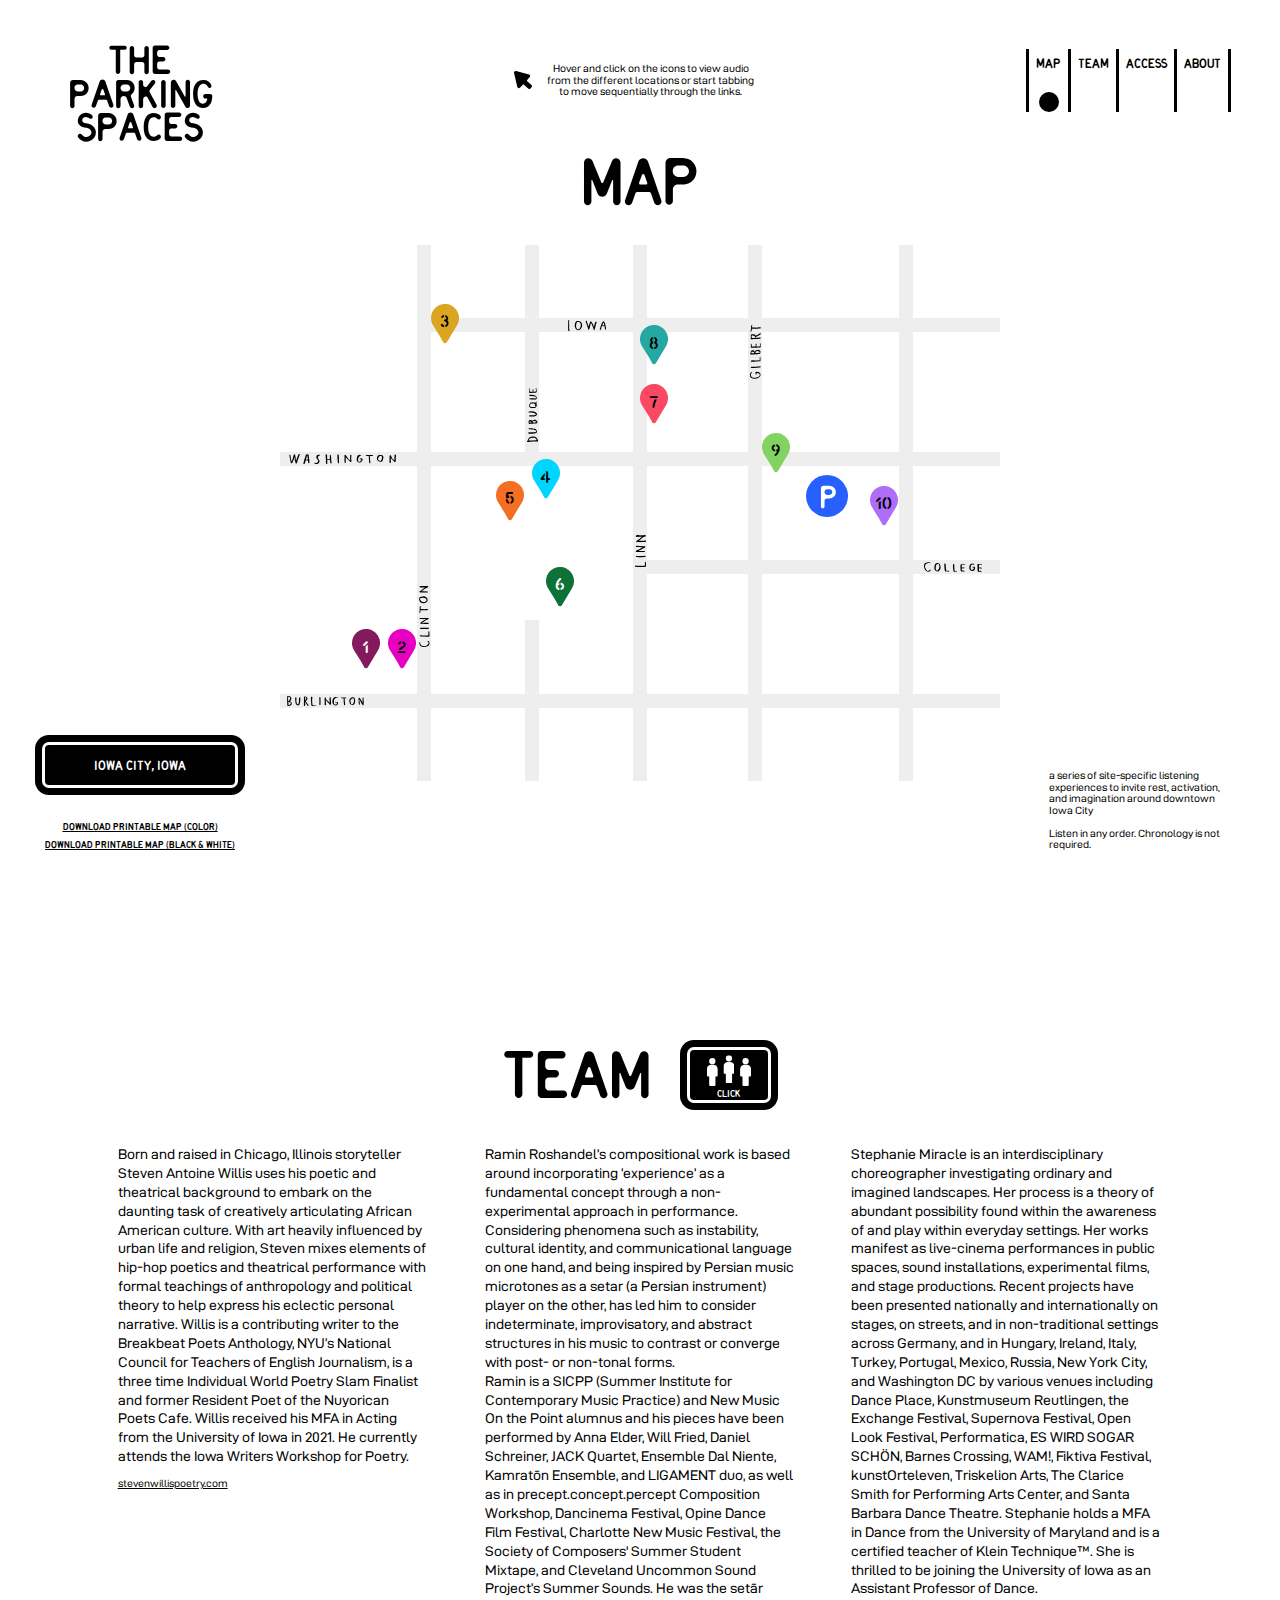
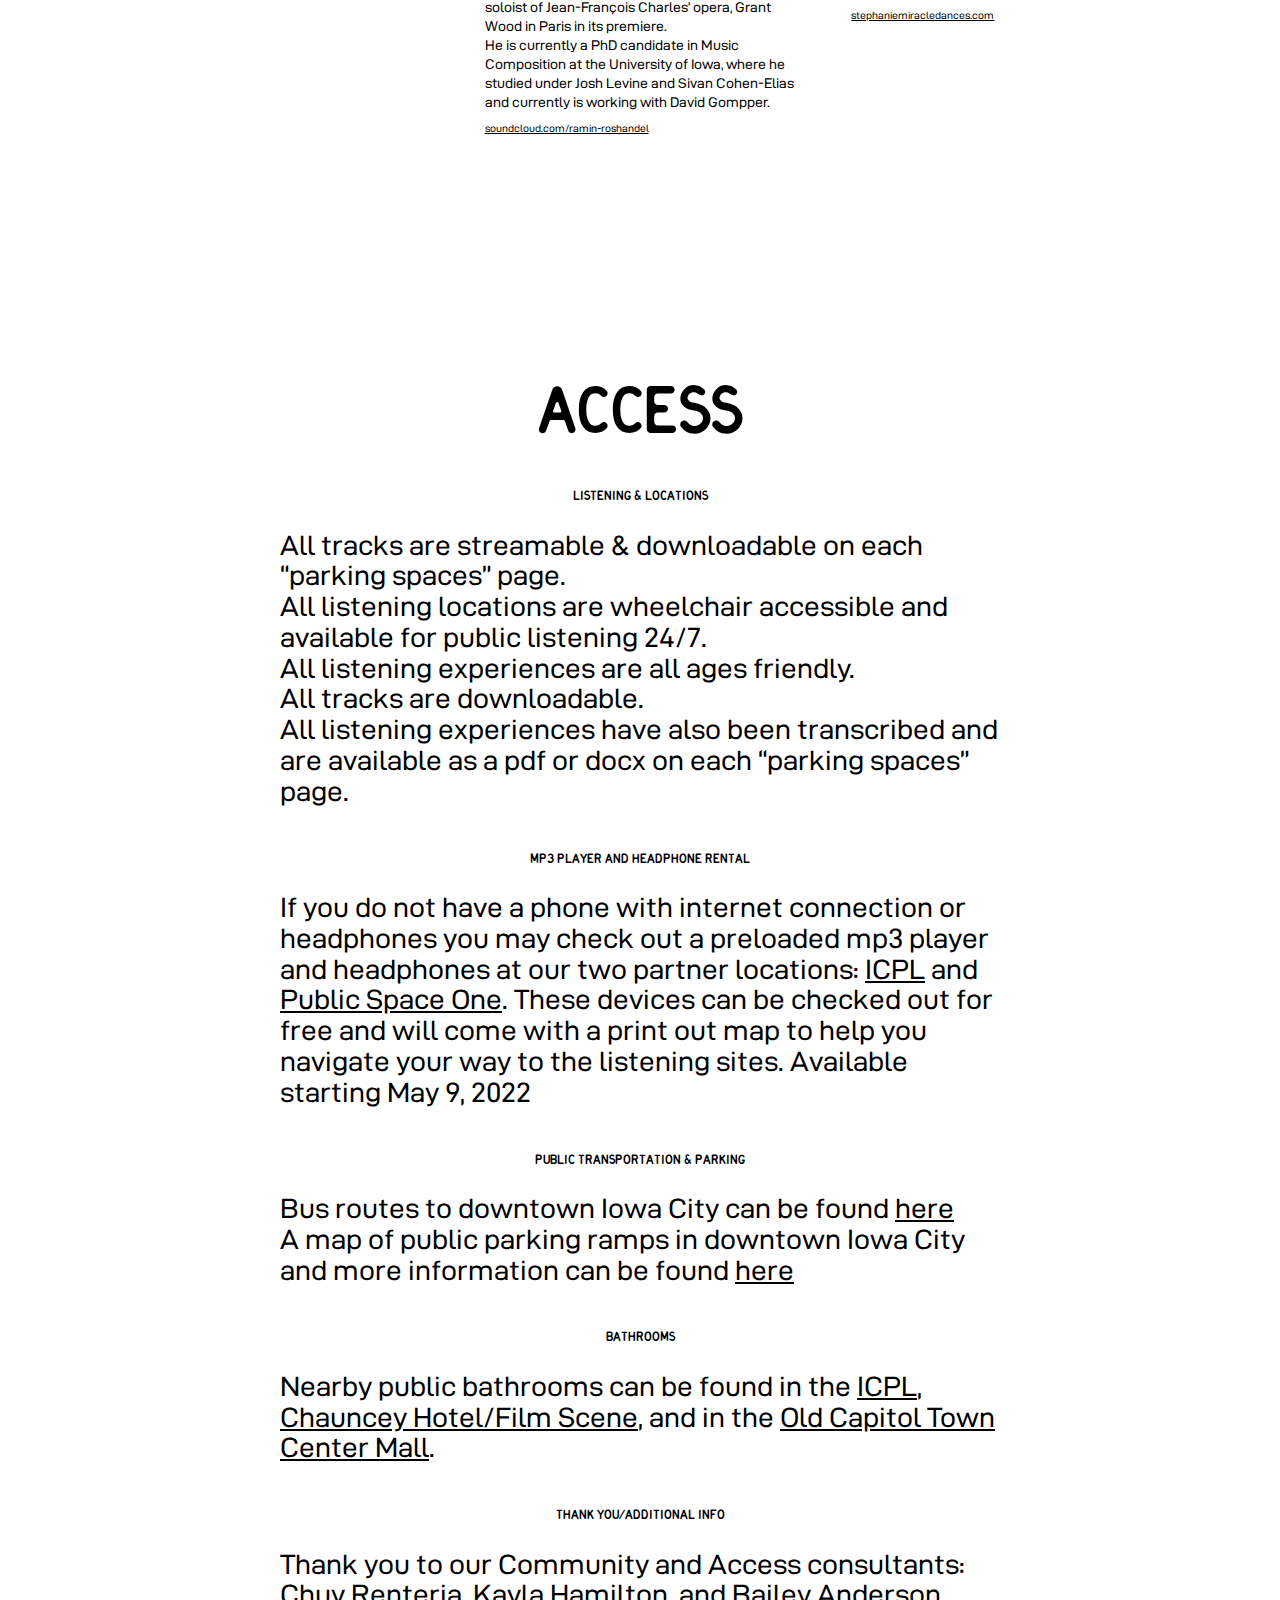
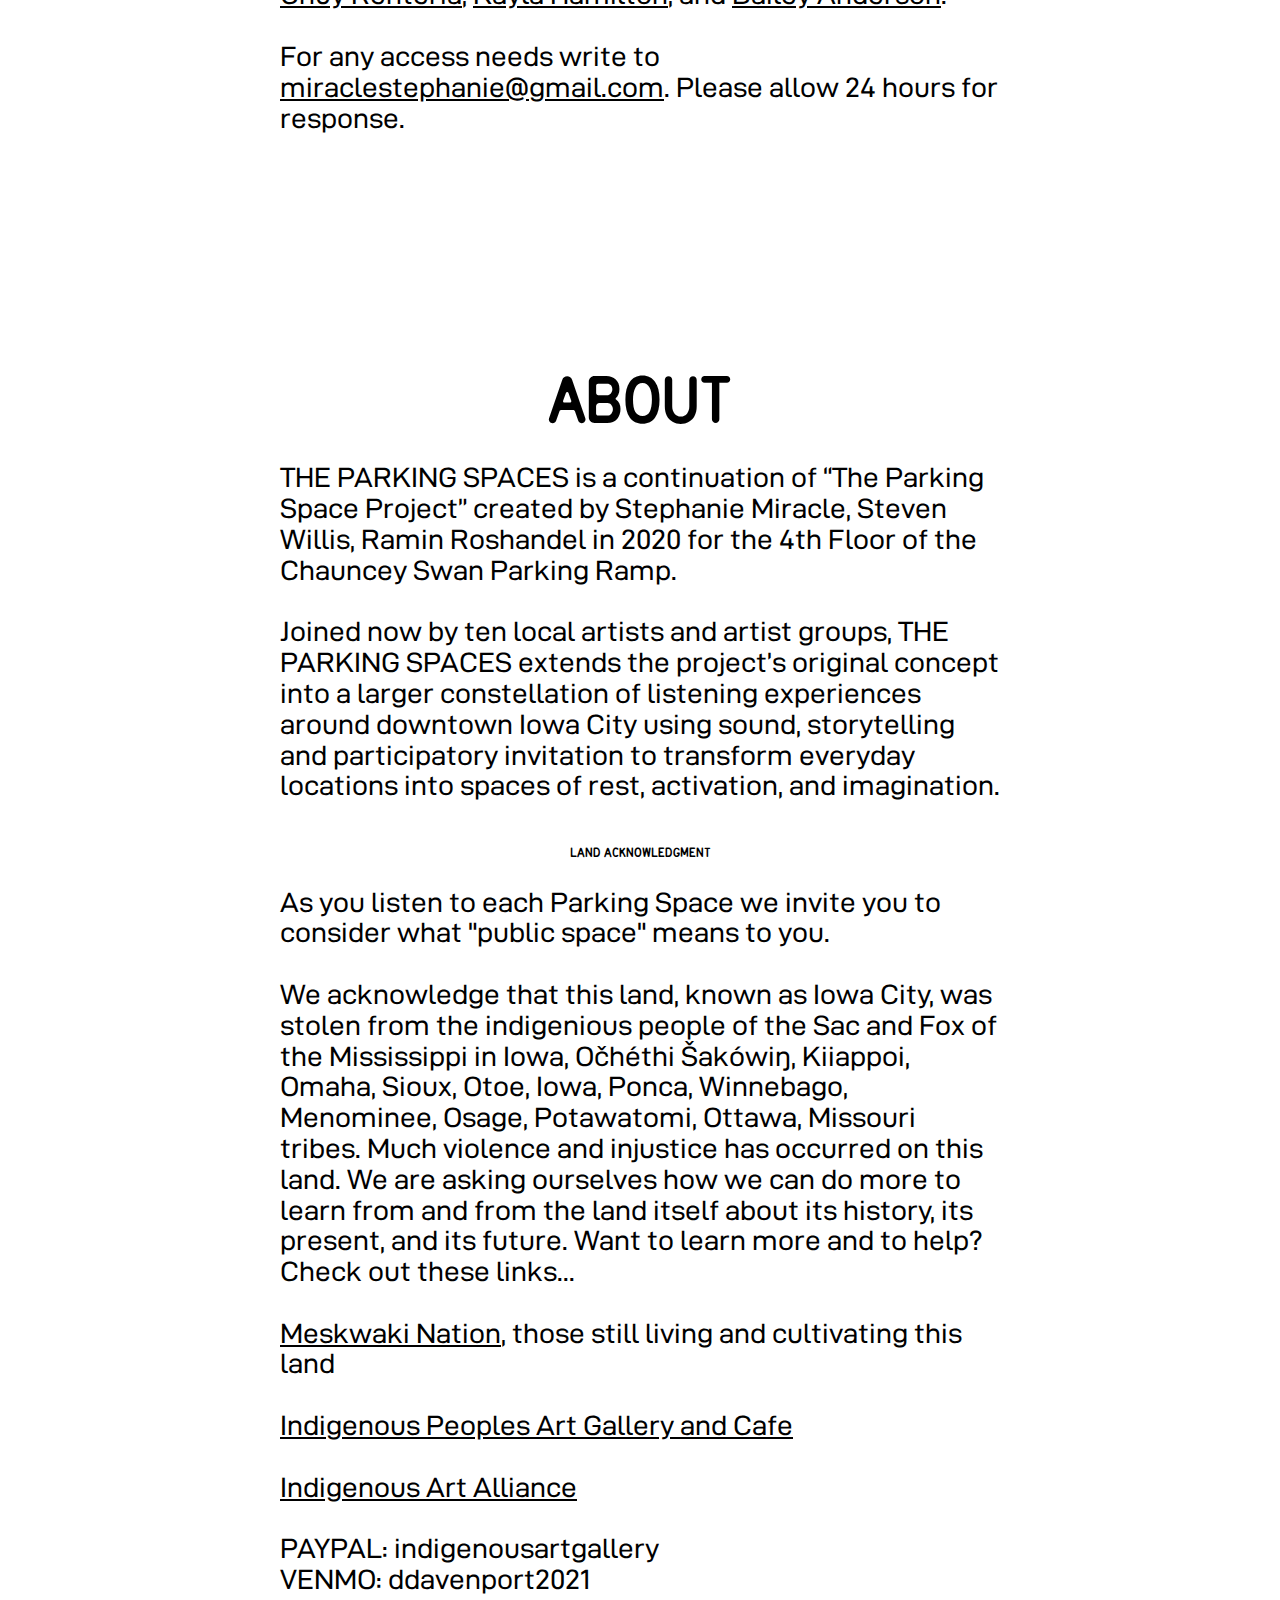
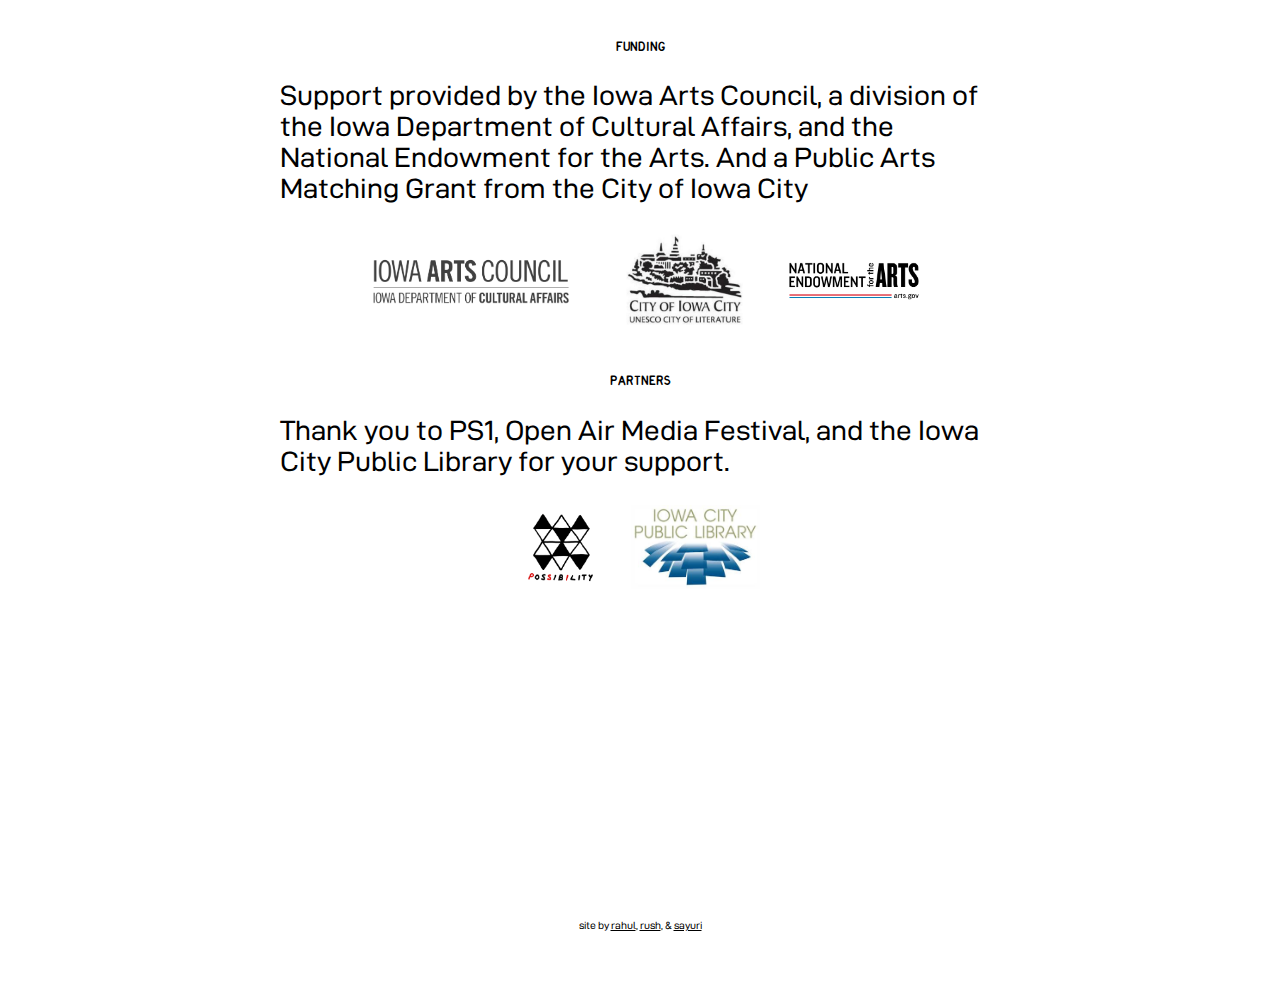
<file: index.html>
<!DOCTYPE html>
<html>
<head>
	<meta charset="utf-8">
	<meta name="viewport" content="width=device-width, initial-scale=1">
	<title>The Parking Spaces</title>
	<meta name='description' content='a series of site-specific listening experiences to invite rest, activation, and imagination around downtown Iowa City'>
	<meta property="og:image" content="assets/meta/meta.jpg" />
	<link rel="stylesheet" type="text/css" href="css/generic.css">
	<link rel="stylesheet" type="text/css" href="css/map.css">
	<link rel="stylesheet" type="text/css" href="css/image_modal.css">
	<link rel="apple-touch-icon" sizes="180x180" href="favicon/apple-touch-icon.png">
	<link rel="icon" type="image/png" sizes="32x32" href="favicon/favicon-32x32.png">
	<link rel="icon" type="image/png" sizes="16x16" href="favicon/favicon-16x16.png">
	<link rel="manifest" href="favicon/site.webmanifest">
</head>
<body>
	<header>
		<h1 class='page_title'>The<br>Parking<br>Spaces</h1>
		<nav id="main_nav">
			<div id="nav_link_container">
				<a class='nav_link map' href="#map">
					Map
				</a>
				<a class='nav_link team' href="#team">Team</a>
				<a class='nav_link access' href="#access">Access</a>
				<a class='nav_link acknowledgement' href="#acknowledgement">
					About
				</a>
			</div>
		</nav>

		<a href='https://goo.gl/maps/1FVXJU8tsTcya1Wg6' target='blank' class='map_link' id='map_location' tabindex='1'>
			<span>Iowa City, Iowa</span>
		</a>
		<div class='download_map_container'>
			<a class='download_map' href="assets/map/TheParkingSpacesPrint.pdf" download>Download printable map (COLOR)</a>
			<a class='download_map' href="assets/map/TheParkingSpacesPrintBW.pdf" download>Download printable map (Black & White)</a>
		</div>
		<div id='footer_info'>
			a series of site-specific listening experiences to invite rest, activation, and imagination around downtown Iowa City
			<br>
			<br>
			Listen in any order. Chronology is not required.
		</div>
	</header>

	<main>
		<section id='map'>
			<h2>
				Map
			</h2>
			<div id='interaction_notification'>
				<img class='desktop' src="assets/map/cursor.svg">
				<img class='tablet mobile' src="assets/map/pointer.svg">
				<span class="desktop">Hover and click on the icons to view audio from the different locations or start tabbing to move sequentially through the links.</span>
				<span class="tablet mobile">Click on the spaces to view project pages</span>
			</div>
			<div id='map_container'>
				<div class='tablet_markers_container'>
					<a href="https://000.theparkingspaces.com" class='marker tablet_marker the_parking_space'>
						<img class='logo' src="assets/logo.svg">
					</a>
					<a href='https://001.theparkingspaces.com' class='marker tablet_marker marker_1'>
						<span class='marker_number'>1</span>
						<svg version="1.1" class='marker_pin' xmlns="http://www.w3.org/2000/svg" xmlns:xlink="http://www.w3.org/1999/xlink" x="0px" y="0px" viewBox="0 0 247.8 364.9" style="enable-background:new 0 0 247.8 364.9;" xml:space="preserve">
						<style type="text/css">
						</style>				
								<path class="m1" d="M140.2,337.6c-7.5,12.4-25.4,12.5-33,0.1c-0.1-0.1-0.1-0.2-0.2-0.3l-30.9-55.6 c-19.4-31.1-38.7-62.3-58.2-93.4C-12.4,140.3-3.5,73,38.5,34.2C65.2,9.5,96.7-1.9,133,0.2c54.5,3.2,103.1,46.6,112.7,100.4 c5.7,31.9,0.2,61.5-16.6,89.2L140.2,337.6z"/>
						</svg>
					</a>

					<a href='https://002.theparkingspaces.com' class='marker tablet_marker marker_2 black_type'>
						<span class='marker_number'>2</span>
						<svg version="1.1" class='marker_pin' xmlns="http://www.w3.org/2000/svg" xmlns:xlink="http://www.w3.org/1999/xlink" x="0px" y="0px" viewBox="0 0 247.8 364.9" style="enable-background:new 0 0 247.8 364.9;" xml:space="preserve">
						<style type="text/css">
						</style>				
								<path class="m2" d="M140.2,337.6c-7.5,12.4-25.4,12.5-33,0.1c-0.1-0.1-0.1-0.2-0.2-0.3l-30.9-55.6 c-19.4-31.1-38.7-62.3-58.2-93.4C-12.4,140.3-3.5,73,38.5,34.2C65.2,9.5,96.7-1.9,133,0.2c54.5,3.2,103.1,46.6,112.7,100.4 c5.7,31.9,0.2,61.5-16.6,89.2L140.2,337.6z"/>
						</svg>
					</a>

					<a href='https://003.theparkingspaces.com' class='marker tablet_marker marker_3 black_type'>
						<span class='marker_number'>3</span>
						<svg version="1.1" class='marker_pin' xmlns="http://www.w3.org/2000/svg" xmlns:xlink="http://www.w3.org/1999/xlink" x="0px" y="0px" viewBox="0 0 247.8 364.9" style="enable-background:new 0 0 247.8 364.9;" xml:space="preserve">
						<style type="text/css">
						</style>				
								<path class="m3" d="M140.2,337.6c-7.5,12.4-25.4,12.5-33,0.1c-0.1-0.1-0.1-0.2-0.2-0.3l-30.9-55.6 c-19.4-31.1-38.7-62.3-58.2-93.4C-12.4,140.3-3.5,73,38.5,34.2C65.2,9.5,96.7-1.9,133,0.2c54.5,3.2,103.1,46.6,112.7,100.4 c5.7,31.9,0.2,61.5-16.6,89.2L140.2,337.6z"/>
						</svg>
					</a>

					<a href='https://004.theparkingspaces.com' class='marker tablet_marker marker_4 black_type'>
						<span class='marker_number'>4</span>
						<svg version="1.1" class='marker_pin' xmlns="http://www.w3.org/2000/svg" xmlns:xlink="http://www.w3.org/1999/xlink" x="0px" y="0px" viewBox="0 0 247.8 364.9" style="enable-background:new 0 0 247.8 364.9;" xml:space="preserve">
						<style type="text/css">
						</style>				
								<path class="m4" d="M140.2,337.6c-7.5,12.4-25.4,12.5-33,0.1c-0.1-0.1-0.1-0.2-0.2-0.3l-30.9-55.6 c-19.4-31.1-38.7-62.3-58.2-93.4C-12.4,140.3-3.5,73,38.5,34.2C65.2,9.5,96.7-1.9,133,0.2c54.5,3.2,103.1,46.6,112.7,100.4 c5.7,31.9,0.2,61.5-16.6,89.2L140.2,337.6z"/>
						</svg>
					</a>

					<a href='https://005.theparkingspaces.com' class='marker tablet_marker marker_5 black_type'>
						<span class='marker_number'>5</span>
						<svg version="1.1" class='marker_pin' xmlns="http://www.w3.org/2000/svg" xmlns:xlink="http://www.w3.org/1999/xlink" x="0px" y="0px" viewBox="0 0 247.8 364.9" style="enable-background:new 0 0 247.8 364.9;" xml:space="preserve">
						<style type="text/css">
						</style>				
								<path class="m5" d="M140.2,337.6c-7.5,12.4-25.4,12.5-33,0.1c-0.1-0.1-0.1-0.2-0.2-0.3l-30.9-55.6 c-19.4-31.1-38.7-62.3-58.2-93.4C-12.4,140.3-3.5,73,38.5,34.2C65.2,9.5,96.7-1.9,133,0.2c54.5,3.2,103.1,46.6,112.7,100.4 c5.7,31.9,0.2,61.5-16.6,89.2L140.2,337.6z"/>
						</svg>
					</a>

					<a href='https://006.theparkingspaces.com' class='marker tablet_marker marker_6'>
						<span class='marker_number'>6</span>
						<svg version="1.1" class='marker_pin' xmlns="http://www.w3.org/2000/svg" xmlns:xlink="http://www.w3.org/1999/xlink" x="0px" y="0px" viewBox="0 0 247.8 364.9" style="enable-background:new 0 0 247.8 364.9;" xml:space="preserve">
						<style type="text/css">
						</style>				
								<path class="m6" d="M140.2,337.6c-7.5,12.4-25.4,12.5-33,0.1c-0.1-0.1-0.1-0.2-0.2-0.3l-30.9-55.6 c-19.4-31.1-38.7-62.3-58.2-93.4C-12.4,140.3-3.5,73,38.5,34.2C65.2,9.5,96.7-1.9,133,0.2c54.5,3.2,103.1,46.6,112.7,100.4 c5.7,31.9,0.2,61.5-16.6,89.2L140.2,337.6z"/>
						</svg>
					</a>

					<a href='https://007.theparkingspaces.com' class='marker tablet_marker marker_7 black_type'>
						<span class='marker_number'>7</span>
						<svg version="1.1" class='marker_pin' xmlns="http://www.w3.org/2000/svg" xmlns:xlink="http://www.w3.org/1999/xlink" x="0px" y="0px" viewBox="0 0 247.8 364.9" style="enable-background:new 0 0 247.8 364.9;" xml:space="preserve">
						<style type="text/css">
						</style>				
								<path class="m7" d="M140.2,337.6c-7.5,12.4-25.4,12.5-33,0.1c-0.1-0.1-0.1-0.2-0.2-0.3l-30.9-55.6 c-19.4-31.1-38.7-62.3-58.2-93.4C-12.4,140.3-3.5,73,38.5,34.2C65.2,9.5,96.7-1.9,133,0.2c54.5,3.2,103.1,46.6,112.7,100.4 c5.7,31.9,0.2,61.5-16.6,89.2L140.2,337.6z"/>
						</svg>
					</a>

					<a href='https://008.theparkingspaces.com' class='marker tablet_marker marker_8 black_type'>
						<span class='marker_number'>8</span>
						<svg version="1.1" class='marker_pin' xmlns="http://www.w3.org/2000/svg" xmlns:xlink="http://www.w3.org/1999/xlink" x="0px" y="0px" viewBox="0 0 247.8 364.9" style="enable-background:new 0 0 247.8 364.9;" xml:space="preserve">
						<style type="text/css">
						</style>				
								<path class="m8" d="M140.2,337.6c-7.5,12.4-25.4,12.5-33,0.1c-0.1-0.1-0.1-0.2-0.2-0.3l-30.9-55.6 c-19.4-31.1-38.7-62.3-58.2-93.4C-12.4,140.3-3.5,73,38.5,34.2C65.2,9.5,96.7-1.9,133,0.2c54.5,3.2,103.1,46.6,112.7,100.4 c5.7,31.9,0.2,61.5-16.6,89.2L140.2,337.6z"/>
						</svg>
					</a>

					<a href='https://009.theparkingspaces.com' class='marker tablet_marker marker_9 black_type'>
						<span class='marker_number'>9</span>
						<svg version="1.1" class='marker_pin' xmlns="http://www.w3.org/2000/svg" xmlns:xlink="http://www.w3.org/1999/xlink" x="0px" y="0px" viewBox="0 0 247.8 364.9" style="enable-background:new 0 0 247.8 364.9;" xml:space="preserve">
						<style type="text/css">
						</style>				
								<path class="m9" d="M140.2,337.6c-7.5,12.4-25.4,12.5-33,0.1c-0.1-0.1-0.1-0.2-0.2-0.3l-30.9-55.6 c-19.4-31.1-38.7-62.3-58.2-93.4C-12.4,140.3-3.5,73,38.5,34.2C65.2,9.5,96.7-1.9,133,0.2c54.5,3.2,103.1,46.6,112.7,100.4 c5.7,31.9,0.2,61.5-16.6,89.2L140.2,337.6z"/>
						</svg>
					</a>

					<a href='https://010.theparkingspaces.com' class='marker tablet_marker marker_10 black_type'>
						<span class='marker_number'>10</span>
						<svg version="1.1" class='marker_pin' xmlns="http://www.w3.org/2000/svg" xmlns:xlink="http://www.w3.org/1999/xlink" x="0px" y="0px" viewBox="0 0 247.8 364.9" style="enable-background:new 0 0 247.8 364.9;" xml:space="preserve">
						<style type="text/css">
						</style>				
								<path class="m10" d="M140.2,337.6c-7.5,12.4-25.4,12.5-33,0.1c-0.1-0.1-0.1-0.2-0.2-0.3l-30.9-55.6 c-19.4-31.1-38.7-62.3-58.2-93.4C-12.4,140.3-3.5,73,38.5,34.2C65.2,9.5,96.7-1.9,133,0.2c54.5,3.2,103.1,46.6,112.7,100.4 c5.7,31.9,0.2,61.5-16.6,89.2L140.2,337.6z"/>
						</svg>
					</a>
				</div>

				<div class="map_links_container">
					<a href="https://000.theparkingspaces.com" class='marker the_parking_space'>
						<img class='logo' src="assets/logo.svg">
						<div class='map_link' id='link_parking_space'>
							<span class='number'>
								<div>000</div>
								<span class='author'>by Stephanie, Steven, & Ramin</span>
							</span>
							<div class='title_author_container'>
								<img class='icon' id='parking' src="assets/map/icons/parking.svg">
								<span class='title'>4th floor of Chauncey Swan Parking Ramp</span>
								<span class='address'>415 E. Washington</span>
								<span class='coordinates'>41.659305, -91.528957</span>
							</div>
						</div>
					</a>
					
					<a href="https://001.theparkingspaces.com" class='marker marker_1'>
						<span class='marker_number'>1</span>
						<svg version="1.1" class='marker_pin' xmlns="http://www.w3.org/2000/svg" xmlns:xlink="http://www.w3.org/1999/xlink" x="0px" y="0px" viewBox="0 0 247.8 364.9" style="enable-background:new 0 0 247.8 364.9;" xml:space="preserve">
						<style type="text/css">
						</style>				
								<path class="m1" d="M140.2,337.6c-7.5,12.4-25.4,12.5-33,0.1c-0.1-0.1-0.1-0.2-0.2-0.3l-30.9-55.6 c-19.4-31.1-38.7-62.3-58.2-93.4C-12.4,140.3-3.5,73,38.5,34.2C65.2,9.5,96.7-1.9,133,0.2c54.5,3.2,103.1,46.6,112.7,100.4 c5.7,31.9,0.2,61.5-16.6,89.2L140.2,337.6z"/>
						</svg>
						<div class='map_link' id='link_1'>
							<span class='number'>
								<div>001</div>
								<span class='author'>by Caleb Rainey & Wave Cage</span>
							</span>
							<div class='title_author_container'>
								<img class='icon' id='icon-1' src="assets/map/icons/icon-1.svg">
								<span class='title'>
									Capitol St. Parking Ramp
								</span>
								<span class='address'>201 S Clinton St</span>
								<span class='coordinates'>41.658523, -91.534757</span>
							</div>
						</div>
					</a>

					<a href="https://002.theparkingspaces.com" class='marker black_type marker_2'>
						<span class='marker_number'>2</span>
						<svg version="1.1" class='marker_pin' xmlns="http://www.w3.org/2000/svg" xmlns:xlink="http://www.w3.org/1999/xlink" x="0px" y="0px" viewBox="0 0 247.8 364.9" style="enable-background:new 0 0 247.8 364.9;" xml:space="preserve">
								<path class="m2" d="M140.2,337.6c-7.5,12.4-25.4,12.5-33,0.1c-0.1-0.1-0.1-0.2-0.2-0.3l-30.9-55.6 c-19.4-31.1-38.7-62.3-58.2-93.4C-12.4,140.3-3.5,73,38.5,34.2C65.2,9.5,96.7-1.9,133,0.2c54.5,3.2,103.1,46.6,112.7,100.4 c5.7,31.9,0.2,61.5-16.6,89.2L140.2,337.6z"/>
						</svg>

						<div class='map_link' id='link_2'>
							<span class='number'>
								<div>002</div>
								<span class='author'>by Jason Snell</span>
						</span>
							<div class='title_author_container'>
								<img class='icon' id='icon-2' src="assets/map/icons/icon-2.svg">
								<span class='title'>Capitol St. Parking Ramp</span>
								<span class='address'>201 S Clinton St</span>
								<span class='coordinates'>41.658523, -91.534757</span>
							</div>
						</div>

					</a>

					<a href="https://003.theparkingspaces.com" class='marker black_type marker_3'>
						<span class='marker_number'>3</span>
						<svg version="1.1" class='marker_pin' xmlns="http://www.w3.org/2000/svg" xmlns:xlink="http://www.w3.org/1999/xlink" x="0px" y="0px" viewBox="0 0 247.8 364.9" style="enable-background:new 0 0 247.8 364.9;" xml:space="preserve">
						
								<path class="m3" d="M140.2,337.6c-7.5,12.4-25.4,12.5-33,0.1c-0.1-0.1-0.1-0.2-0.2-0.3l-30.9-55.6 c-19.4-31.1-38.7-62.3-58.2-93.4C-12.4,140.3-3.5,73,38.5,34.2C65.2,9.5,96.7-1.9,133,0.2c54.5,3.2,103.1,46.6,112.7,100.4 c5.7,31.9,0.2,61.5-16.6,89.2L140.2,337.6z"/>
						</svg>

						<div class='map_link' id='link_3'>
							<span class='number'>
								<div>003</div>
								<span class='author'>by Micah Ariel James</span>
						</span>
							<div class='title_author_container'>
								<img class='icon' id='icon-3' src="assets/map/icons/icon-3.svg">
								<span class='title'>Southeast corner of Clinton and Iowa Ave</span>
								<span class='address'>Intersection of South Clinton and Iowa Ave</span>
								<span class='coordinates'>41.661196, -91.534439</span>
							</div>
						</div>

					</a>

					<a href="https://004.theparkingspaces.com" class='marker black_type marker_4'>
						<span class='marker_number'>4</span>
						<svg version="1.1" class='marker_pin' xmlns="http://www.w3.org/2000/svg" xmlns:xlink="http://www.w3.org/1999/xlink" x="0px" y="0px" viewBox="0 0 247.8 364.9" style="enable-background:new 0 0 247.8 364.9;" xml:space="preserve">
								<path class="m4" d="M140.2,337.6c-7.5,12.4-25.4,12.5-33,0.1c-0.1-0.1-0.1-0.2-0.2-0.3l-30.9-55.6 c-19.4-31.1-38.7-62.3-58.2-93.4C-12.4,140.3-3.5,73,38.5,34.2C65.2,9.5,96.7-1.9,133,0.2c54.5,3.2,103.1,46.6,112.7,100.4 c5.7,31.9,0.2,61.5-16.6,89.2L140.2,337.6z"/>
						</svg>

						<div class='map_link' id='link_4'>
							<span class='number'>
								<div>004</div>
								<span class='author'>by Dawson Davenport</span>
						</span>
							<div class='title_author_container'>
								<img class='icon' id='icon-4' src="assets/map/icons/icon-4.svg">
								<span class='title'>Black Hawk Mini Park</span>
								<span class='address'>207 E Washington</span>
								<span class='coordinates'>41.659929, -91.532892</span>
							</div>
						</div>

					</a>

					<a href="https://005.theparkingspaces.com" class='marker black_type marker_5'>
						<span class='marker_number'>5</span>
						<svg version="1.1" class='marker_pin' xmlns="http://www.w3.org/2000/svg" xmlns:xlink="http://www.w3.org/1999/xlink" x="0px" y="0px" viewBox="0 0 247.8 364.9" style="enable-background:new 0 0 247.8 364.9;" xml:space="preserve">
						
								<path class="m5" d="M140.2,337.6c-7.5,12.4-25.4,12.5-33,0.1c-0.1-0.1-0.1-0.2-0.2-0.3l-30.9-55.6 c-19.4-31.1-38.7-62.3-58.2-93.4C-12.4,140.3-3.5,73,38.5,34.2C65.2,9.5,96.7-1.9,133,0.2c54.5,3.2,103.1,46.6,112.7,100.4 c5.7,31.9,0.2,61.5-16.6,89.2L140.2,337.6z"/>
						</svg>

						<div class='map_link' id='link_5'>
							<span class='number'>
								<div>005</div>
								<span class='author'>by Chuy Renteria</span>
						</span>
							<div class='title_author_container'>
								<img class='icon' id='icon-5' src="assets/map/icons/icon-5.svg">
								<span class='title'>Black Hawk Mini Park</span>
								<span class='address'>207 E Washington</span>
								<span class='coordinates'>41.659929, -91.532892</span>
							</div>
						</div>

					</a>

					<a href="https://006.theparkingspaces.com" class='marker marker_6'>
						<span class='marker_number'>6</span>
						<svg version="1.1" class='marker_pin' xmlns="http://www.w3.org/2000/svg" xmlns:xlink="http://www.w3.org/1999/xlink" x="0px" y="0px" viewBox="0 0 247.8 364.9" style="enable-background:new 0 0 247.8 364.9;" xml:space="preserve">
								<path class="m6" d="M140.2,337.6c-7.5,12.4-25.4,12.5-33,0.1c-0.1-0.1-0.1-0.2-0.2-0.3l-30.9-55.6 c-19.4-31.1-38.7-62.3-58.2-93.4C-12.4,140.3-3.5,73,38.5,34.2C65.2,9.5,96.7-1.9,133,0.2c54.5,3.2,103.1,46.6,112.7,100.4 c5.7,31.9,0.2,61.5-16.6,89.2L140.2,337.6z"/>
						</svg>

						<div class='map_link' id='link_6'>
							<span class='number'>
								<div>006</div>
								<span class='author'>by Family Folk Machine</span>
						</span>
							<div class='title_author_container'>
								<img class='icon' id='icon-6' src="assets/map/icons/icon-6.svg">
								<span class='title'>Playground beside ICLP</span>
								<span class='address'>210 S Dubuque St</span>
								<span class='coordinates'>41.658998, -91.532829</span>
							</div>
						</div>

					</a>

					<a href="https://007.theparkingspaces.com" class='marker black_type marker_7'>
						<span class='marker_number'>7</span>
						<svg version="1.1" class='marker_pin' xmlns="http://www.w3.org/2000/svg" xmlns:xlink="http://www.w3.org/1999/xlink" x="0px" y="0px" viewBox="0 0 247.8 364.9" style="enable-background:new 0 0 247.8 364.9;" xml:space="preserve">
						
								<path class="m7" d="M140.2,337.6c-7.5,12.4-25.4,12.5-33,0.1c-0.1-0.1-0.1-0.2-0.2-0.3l-30.9-55.6 c-19.4-31.1-38.7-62.3-58.2-93.4C-12.4,140.3-3.5,73,38.5,34.2C65.2,9.5,96.7-1.9,133,0.2c54.5,3.2,103.1,46.6,112.7,100.4 c5.7,31.9,0.2,61.5-16.6,89.2L140.2,337.6z"/>
						</svg>

						<div class='map_link' data-target='marker_7' id='link_7'>
							<span class='number'>
								<div>007</div>
								<span class='author'>by M. Miller & David Hurlin</span>
						</span>
							<div class='title_author_container'>
								<img class='icon' id='icon-7' src="assets/map/icons/icon-7.svg">
								<span class='title'>Outside Linn St entrace of Senior Center</span>
								<span class='address'>28 52240 S Linn St</span>
								<span class='coordinates'>41.660426, -91.531596</span>
							</div>
						</div>


					</a>

					<a href="https://008.theparkingspaces.com" class='marker black_type marker_8'>
						<span class='marker_number'>8</span>
						<svg version="1.1" class='marker_pin' xmlns="http://www.w3.org/2000/svg" xmlns:xlink="http://www.w3.org/1999/xlink" x="0px" y="0px" viewBox="0 0 247.8 364.9" style="enable-background:new 0 0 247.8 364.9;" xml:space="preserve">
						
								<path class="m8" d="M140.2,337.6c-7.5,12.4-25.4,12.5-33,0.1c-0.1-0.1-0.1-0.2-0.2-0.3l-30.9-55.6 c-19.4-31.1-38.7-62.3-58.2-93.4C-12.4,140.3-3.5,73,38.5,34.2C65.2,9.5,96.7-1.9,133,0.2c54.5,3.2,103.1,46.6,112.7,100.4 c5.7,31.9,0.2,61.5-16.6,89.2L140.2,337.6z"/>
						</svg>

						<div class='map_link' id='link_8'>
							<span class='number'>
								<div>008</div>
								<span class='author'>by Wombat</span>
							</span>
							<div class='title_author_container'>
								<img class='icon' id='icon-8' src="assets/map/icons/icon-8.svg">
								<span class='title'>Clock Tower Parking Ramp entrance on Linn and Iowa St.</span>
								<span class='address'>10 S Linn St</span>
								<span class='coordinates'>41.660945, -91.531572</span>
							</div>
						</div>

					</a>

					<a href="https://009.theparkingspaces.com" class='marker black_type marker_9'>
						<span class='marker_number'>9</span>
						<svg version="1.1" class='marker_pin' xmlns="http://www.w3.org/2000/svg" xmlns:xlink="http://www.w3.org/1999/xlink" x="0px" y="0px" viewBox="0 0 247.8 364.9" style="enable-background:new 0 0 247.8 364.9;" xml:space="preserve">
						
								<path class="m9" d="M140.2,337.6c-7.5,12.4-25.4,12.5-33,0.1c-0.1-0.1-0.1-0.2-0.2-0.3l-30.9-55.6 c-19.4-31.1-38.7-62.3-58.2-93.4C-12.4,140.3-3.5,73,38.5,34.2C65.2,9.5,96.7-1.9,133,0.2c54.5,3.2,103.1,46.6,112.7,100.4 c5.7,31.9,0.2,61.5-16.6,89.2L140.2,337.6z"/>
						</svg>

						<div class='map_link' id='link_9'>
							<span class='number'>
								<div>009</div>
								<span class='author'>by Filmcast Podscene</span>
							</span>
							<div class='title_author_container'>
								<img class='icon' id='icon-9' src="assets/map/icons/icon-9.svg">
								<span class='title'>Chauncey Swan Park amphitheater</span>
								<span class='address'>415 E Washington</span>
								<span class='coordinates'>41.659638, -91.529963</span>
							</div>
						</div>

					</a>

					<a href="https://010.theparkingspaces.com" class='marker black_type marker_10'>
						<span class='marker_number'>10</span>
						<svg version="1.1" class='marker_pin' xmlns="http://www.w3.org/2000/svg" xmlns:xlink="http://www.w3.org/1999/xlink" x="0px" y="0px" viewBox="0 0 247.8 364.9" style="enable-background:new 0 0 247.8 364.9;" xml:space="preserve">
							<path class="m10" d="M140.2,337.6c-7.5,12.4-25.4,12.5-33,0.1c-0.1-0.1-0.1-0.2-0.2-0.3l-30.9-55.6 c-19.4-31.1-38.7-62.3-58.2-93.4C-12.4,140.3-3.5,73,38.5,34.2C65.2,9.5,96.7-1.9,133,0.2c54.5,3.2,103.1,46.6,112.7,100.4 c5.7,31.9,0.2,61.5-16.6,89.2L140.2,337.6z"/>
						</svg>

						<div class='map_link' id='link_10'>
							<span class='number'>
								<div>010</div>
								<span class='author'>by Mary Mayo</span>
							</span>
							<div class='title_author_container'>
								<img class='icon' id='icon-10' src="assets/map/icons/icon-10.svg">
								<span class='title'>Under the walking bridge along the creek at Chauncey Swan ramp</span>
								<span class='address'>415 E Washington</span>
								<span class='coordinates'>41.659638, -91.529963</span>
							</div>
						</div>
					</a>
				</div>

				<div class='streets_container'>
					<div class='street streetv' id='clinton'>
						<img src="assets/map/clinton.svg">
					</div>

					<div class='street streetv' id='dubuque'>
					</div>
					<div class='street streetv' id='dubuque_top'>
						<img src="assets/map/dubuque.svg">
					</div>

					<div class='street streetv' id='linn'>
						<img src="assets/map/linn.svg">
					</div>

					<div class='street streetv' id='gilbert'>
						<img src="assets/map/gilbert.svg">
					</div>

					<div class='street streetv' id='van_buren'>
					</div>

					<div class='street streeth' id='iowa_ave'>
						<img src="assets/map/iowa_ave.svg">
					</div>

					<div class='street streeth' id='washington'>
						<img src="assets/map/washington.svg">
					</div>

					<div class='street streeth' id='college'>
						<img src="assets/map/college.svg">
					</div>

					<div class='street streeth' id='burlington'>
						<img src="assets/map/burlington.svg">
					</div>
				</div>
			</div>
		</section>

		<section id='team'>
			<div class="section_heading_wraper">
				<h2>Team</h2>

				<div class='image_link' id='team_image'>
					<button class="open_image" id="team_image_button">
						<img id='steven' src="assets/figure.svg">
						<img id='ramin' src="assets/figure.svg">
						<img id='stephanie' src="assets/figure.svg">
						<span class='image_link_caption'>click</span>
					</button>
					<div class="image_container">
						<div class="image_inner_container">
							<img src="assets/img/team.jpg" alt='Pictured from left to right: Steven, Ramin, and Stephanie standing on the roof of the Chauncey Swan Parking Ramp located in Iowa City, Iowa.'>
						</div>
						<span class="description">
						<button class='close_modal'>Close</button>
						Pictured from left to right: Steven, Ramin, and Stephanie standing on the roof of the Chauncey Swan Parking Ramp located in Iowa City, Iowa.</span>
					</div>	
				</div>
			</div>

			<div class='contributor'>
				Born and raised in Chicago, Illinois storyteller <span class='artist_name'>Steven Antoine Willis</span> uses his poetic and theatrical background to embark on the daunting task of creatively articulating African American culture. With art heavily influenced by urban life and religion, Steven mixes elements of hip-hop poetics and theatrical performance with formal teachings of anthropology and political theory to help express his eclectic personal narrative. Willis is a contributing writer to the Breakbeat Poets Anthology, NYU’s National Council for Teachers of English Journalism, is a three time Individual World Poetry Slam Finalist and former Resident Poet of the Nuyorican Poets Cafe. Willis received his MFA in Acting from the University of Iowa in 2021. He currently attends the Iowa Writers Workshop for Poetry.
				<br>
				<a href="https://www.stevenwillispoetry.com/" target="blank">stevenwillispoetry.com</a>
			</div>

			<div class='contributor'>
				<span class='artist_name'>Ramin Roshandel’s</span> compositional work is based around incorporating ‘experience’ as a fundamental concept through a non-experimental approach in performance. Considering phenomena such as instability, cultural identity, and communicational language on one hand, and being inspired by Persian music microtones as a setar (a Persian instrument) player on the other, has led him to consider indeterminate, improvisatory, and abstract structures in his music to contrast or converge with post- or non-tonal forms.
				<br>
				Ramin is a SICPP (Summer Institute for Contemporary Music Practice) and New Music On the Point alumnus and his pieces have been performed by Anna Elder, Will Fried, Daniel Schreiner,  JACK Quartet, Ensemble Dal Niente, Kamratōn Ensemble, and LIGAMENT duo, as well as in precept.concept.percept Composition Workshop, Dancinema Festival, Opine Dance Film Festival, Charlotte New Music Festival, the Society of Composers' Summer Student Mixtape, and Cleveland Uncommon Sound Project’s Summer Sounds. He was the setār soloist of Jean-François Charles’ opera, Grant Wood in Paris in its premiere.
				<br>
				He is currently a PhD candidate in Music Composition at the University of Iowa, where he studied under Josh Levine and Sivan Cohen-Elias and currently is working with David Gompper.
				<br>
				<a href="https://soundcloud.com/ramin-roshandel" target="blank">soundcloud.com/ramin-roshandel</a>
			</div>

			<div class='contributor'>
				<span class='artist_name'>Stephanie Miracle</span> is an interdisciplinary choreographer investigating ordinary and imagined landscapes. Her process is a theory of abundant possibility found within the awareness of and play within everyday settings. Her works manifest as live-cinema performances in public spaces, sound installations, experimental films, and stage productions. Recent projects have been presented nationally and internationally on stages, on streets, and in non-traditional settings across Germany, and in Hungary, Ireland, Italy, Turkey, Portugal, Mexico, Russia, New York City, and Washington DC by various venues including Dance Place, Kunstmuseum Reutlingen, the Exchange Festival, Supernova Festival, Open Look Festival, Performatica, ES WIRD SOGAR SCHÖN, Barnes Crossing, WAM!, Fiktiva Festival, kunstOrteleven, Triskelion Arts, The Clarice Smith for Performing Arts Center, and Santa Barbara Dance Theatre. Stephanie holds a MFA in Dance from the University of Maryland and is a certified teacher of Klein Technique™. She is thrilled to be joining the University of Iowa as an Assistant Professor of Dance.
				<br>
				<a href="https://www.stephaniemiracledances.com/" target="blank">stephaniemiracledances.com</a>
			</div>
		</section>

		<section id='access' class='large_paragraph'>
			<h2>Access</h2>

			<div>
				<h3>Listening & Locations</h3>
				All tracks are streamable & downloadable on each “parking spaces” page.
				<br>
				All listening locations are wheelchair accessible and available for public listening 24/7. 
				<br>
				All listening experiences are all ages friendly.
				<br>
				All tracks are downloadable.
				<br>
				All listening experiences have also been transcribed and are available as a pdf or docx on each “parking spaces” page. 
			</div>

			<div>
				<h3>MP3 player and Headphone Rental</h3>
				If you do not have a phone with internet connection or headphones you may check out a preloaded mp3 player and headphones at our two partner locations: <a href='https://g.page/iowacitypubliclibrary?share' target='blank'>ICPL</a> and <a href="https://www.google.com/maps/place/Public+Space+One/@41.6644937,-91.5326028,17z/data=!3m1!4b1!4m5!3m4!1s0x87e441ee313cff87:0x7aafb91011ad32e0!8m2!3d41.6644887!4d-91.5304142?shorturl=1" target='blank'>Public Space One</a>. These devices can be checked out for free and will come with a print out map to help you navigate your way to the listening sites. Available starting May 9, 2022
 
			</div>

			<div>
				<h3>Public transportation & parking</h3>
				Bus routes to downtown Iowa City can be found <a href="https://icareatransit.org/" target="blank">here</a>
				<br>
				A map of public parking ramps in downtown Iowa City and more information can be found <a href="https://www.icgov.org/parkingmeters#Parking%20ramps" target="blank">here</a>
			</div>

			<div>
				<h3>Bathrooms</h3>
				Nearby public bathrooms can be found in the <a href='https://g.page/iowacitypubliclibrary?share' target="blank">ICPL</a>, <a href='https://goo.gl/maps/JxgUfCAzkmwXj7FL8' target="blank">Chauncey Hotel/Film Scene</a>, and in the <a href='https://goo.gl/maps/UzvYoeC1idDVycdo7' target="blank">Old Capitol Town Center Mall</a>.
			</div>

			<div>
				<h3>Thank you/Additional info</h3>
				Thank you to our Community and Access consultants: <a href="https://linktr.ee/chuyrenteria" target="blank">Chuy Renteria</a>, <a href="https://www.khamiltonprojects.com/k-a-y-l-a-h-a-m-i-l-t-o-n" target="blank">Kayla Hamilton</a>, and <a href="http://www.theasymmetricbody.com/" target="blank">Bailey Anderson</a>.
				<br>
				<br>
				For any access needs write to <a href="mailto:miraclestephanie@gmail.com" target="blank">miraclestephanie@gmail.com</a>. Please allow 24 hours for response.
			</div>
		</section>

		<section id='acknowledgement' class='large_paragraph'>
			<h2>
				About
			</h2>

			<div>
				THE PARKING SPACES is a continuation of “The Parking Space Project” created by Stephanie Miracle, Steven Willis, Ramin Roshandel in 2020 for the 4th Floor of the Chauncey Swan Parking Ramp. 
				<br>
				<br>
				Joined now by ten local artists and artist groups, THE PARKING SPACES extends the project’s original concept into a larger constellation of listening experiences around downtown Iowa City using sound, storytelling and participatory invitation to transform everyday locations into spaces of rest, activation, and imagination. 
			</div>

			<div>
   			<h3>Land Acknowledgment</h3>
				As you listen to each Parking Space we invite you to consider what "public space" means to you.
				<br>
				<br>
				We acknowledge that this land, known as Iowa City, was stolen from the indigenious people of the Sac and Fox of the Mississippi in Iowa, Očhéthi Šakówiŋ, Kiiappoi, Omaha, Sioux, Otoe, Iowa, Ponca, Winnebago, Menominee, Osage, Potawatomi, Ottawa, Missouri tribes. Much violence and injustice has occurred on this land. We are asking ourselves how we can do more to learn from and from the land itself about its history, its present, and its future. Want to learn more and to help? Check out these links...
				<br>
				<br>
				<a href='https://www.meskwaki.org/' target="blank">Meskwaki Nation</a>, those still living and cultivating this land
				<br>
				<br>
				<a href='https://www.facebook.com/indigenouspeoplesartgalleryandcafe' target="blank">Indigenous Peoples Art Gallery and Cafe</a>
				<br>
				<br>
				<a href="www.indigenousartalliance.org" target="blank">Indigenous Art Alliance</a>
				<br>
				<br>
				PAYPAL: indigenousartgallery
				<br>
				VENMO: ddavenport2021
			</div>

			<div>
				<h3>Funding</h3>
				Support provided by the Iowa Arts Council, a division of the Iowa Department of Cultural Affairs, and the National Endowment for the Arts. And a Public Arts Matching Grant from the City of Iowa City
				<div class='with_logos funders'>
					<img class='funder_logo' src="assets/logos/IDCA.jpg">
					<img class='funder_logo' id='city_logo' src="assets/logos/city_of_iowa_city.png">
					<img class='funder_logo' src="assets/logos/national_endowment_logo.png">
				</div>
			</div>

			<div>
				<h3>Partners</h3>
				Thank you to PS1, Open Air Media Festival, and the Iowa City Public Library for your support. 
				<div class='with_logos partners'>
					<img class='funder_logo' src="assets/logos/ps_1.png">
					<img class='funder_logo' src="assets/logos/ICPL.jpeg">
				</div>
			</div>
		</section>
	</main>

	<footer>
		<span id='site_credits'>site by <a href="https://r-s-s.net" target="blank">rahul</a>, <a href='https://rushjackson.com/' target="blank">rush</a>, & <a href='http://www.sayurisworld.com/' target='blank'>sayuri</a></span>
	</footer>

	<script type="text/javascript" src="js/image.js"></script>
	<script type="text/javascript" src="js/scroll_handler.js"></script>

</body>
</html>
</file>
<file: css/generic.css>
@media (hover: hover){
	.nav_link:hover:after{
	  display: block;
	}
  #map_location:hover{
    color: var(--primary);
    background-color: var(--secondary);
  }
  #map_location:hover:after{
    border-color: var(--primary);
  }
}

@font-face {
  font-family: "Dinish";
  src: url("../fonts/DinishExpanded-Regular.otf");
  font-weight: 400;
}

@font-face {
  font-family: "Roundaway Gothic";
  src: url("../fonts/RJSRoundawayGothic.otf");
  font-weight: 400;
}

@font-face {
  font-family: "Roundaway Stencil";
  src: url("../fonts/RJSRoundawayStencil.otf");
  font-weight: 400;
}

.desktop{
  display: block;
}
.tablet{
  display: none;
}
.mobile{
  display: none;
}

:root {
  --blue: #2760FF;
  --xl_font: 5rem;
  --l_font: 3rem;
  --dinish_l_font: 2rem;
  --m_font: 1rem;
  --s_font: 0.75rem;
  --outer_margin:  2.5rem;
  --outline_offset: 0.25rem;

  --icon_3: #8dc63f;
}

html{
  font-size: 24px;
}

body{
  background-color: var(--secondary);
  color: var(--primary);
	font-family: Dinish, sans-serif;
  line-height: 1.1;
  margin: 0;
}

main{
  margin-bottom: 10rem;
}

section{
	margin-left: 20rem;
	margin-right: 20rem;
	padding-top: 7rem;
	padding-bottom: 7rem;
}

footer{
  z-index: 1;
  bottom: 0;
  left: 0;
  right:  0;
  font-size: var(--s_font);
  display: flex;
  justify-content: center;
  height: 10rem;
  align-items: center;
}

.spacer{
  margin-left: 1rem;
  margin-right: 1rem;
}

#footer_info{
	padding: 1rem;
  width: 15rem;
  font-size: var(--s_font);
  position: fixed;
  z-index: 3;
  bottom: var(--outer_margin);
  text-align: left;
  right: var(--outer_margin);
  box-sizing: border-box;
	background-color: var(--secondary);
	border-radius: 1rem;
}

.large_paragraph{
	font-size: var(--dinish_l_font);
}

.large_paragraph div{
  margin-bottom: 1em;
}

h1,
h2,
h3{
  font-weight: normal;
  width: 100%;
}

/*h1{
  font-size: var(--m_font);
  letter-spacing: 0.5rem;
  margin-top: 3.5rem;
  text-transform: uppercase;
}*/

h2{
  font-family: Roundaway Gothic;
  font-size: var(--xl_font);
  text-align: center;
  margin-top: 0;
  text-transform: uppercase;
  margin-bottom: 2rem;
}

h3{
  font-family: Roundaway Gothic;
  font-size: var(--m_font);
  margin: 3rem 0 2rem 0;
  text-align: center;
} 

a{
  text-decoration: underline;
  color:  inherit;
}

.button{
  background-color: transparent;
  border:  none;
}

.page_title{
  font-family: 'Roundaway Gothic';
  box-sizing: border-box;
  position: fixed;
  text-align: center;
  background-color: var(--secondary);
  color: var(--primary);
  top: var(--outer_margin);
  width: 15rem;
  padding: 0rem 1rem 2rem 1rem;
  border-radius: 1rem;
  left: var(--outer_margin);
  margin-bottom: 0;
  z-index: 4;
  cursor: pointer;
}

#main_nav{
	background-color: var(--secondary);
	padding: 1rem;
  display: flex;
  z-index: 2;
  position: fixed;
  z-index: 10;
  top: var(--outer_margin);
  right: var(--outer_margin);
  align-items: center;
  box-sizing: border-box;
  border-radius: 1rem;
}
#nav_link_container{
  display: flex;
  align-items: stretch;
}

.nav_link:first-child{
  border-left:  3px solid var(--primary);
}

.nav_link{
  display: block;
  font-family: 'Roundaway Gothic';
  position: relative;
  color: var(--primary);
  text-decoration: none;
  font-size: var(--m_font);
  /*width: 4rem;*/
  padding: 0.5rem 0.5rem 3rem 0.5rem;
  border-right: 3px solid var(--primary);
  text-align: center;
  line-height: 1;
}

.nav_link:focus-visible{
	background-color: var(--primary);
	color: var(--secondary);
}

.nav_link:focus-visible:after{
	display: block;
	background-color: var(--secondary);
}

.nav_link:after{
  display: none;
  content: '';
  bottom:  0rem;
  width: 1rem;
  height:  1rem;
  border-radius: 50%;
  left:  50%;
  transform:  translateX(-50%);
  position: absolute;
  background-color: var(--primary);
  border:  3px solid var(--primary);
}

.nav_button{
  box-sizing: border-box;
  padding:  0.5rem;
  margin-left:  2rem;
}

.nav_button img{
  height: 3rem;
}

#map_location{
  background-color: var(--primary);
  color: var(--secondary);
  opacity: 1;
  padding: 1.5rem;
  z-index: 2;
  width: 15rem;
  pointer-events: auto;
  font-family: 'Roundaway Gothic';
}

#map_location:focus-visible{
  outline-offset: var(--outline_offset);
  outline-color: var(--primary);
  background-color: var(--secondary);
  color: var(--primary);
}

#map_location:focus-visible:after{
  border-color: var(--primary);
}

#map_location svg{
  height: 2.5rem;
  margin-right: 1rem;
}

#map_location span{
  flex-grow: 1;
  text-align: center;
}

.map_link{
  opacity: 0;
  position: fixed;
  display: flex;
  align-items: center;
  justify-content: space-between;
  bottom: var(--outer_margin);
  left: var(--outer_margin);
  pointer-events: none;
  padding:  1.5rem 1.5rem;
  width: 15rem;
  border-radius: 1rem;
  line-height: 1.3;
  z-index: 10;
  box-sizing: border-box;
  text-decoration: none;
  color: var(--secondary);
}

.title_author_container{
  display: flex;
  align-items: center;
  flex-grow: 1;
  flex-direction: column;
}

.number h1{
  margin-top: 0;
  margin-bottom: 0;
  font-family: 'Roundaway Stencil';
  text-align: center;
  color: var(--primary);
  font-size: var(--xl_font);
}

.title{
  font-family: 'Roundaway Gothic';
  text-align: center;
  font-size: var(--m_font);
  line-height: 1;
}

.address,
.coordinates{
  font-family: 'Dinish';
  font-size: var(--s_font);
}

.address{
  margin-top: 0.5rem;
}
.author{
  font-size: var(--m_font);
}

.marker.black_type{
  color: var(--primary);
}

.marker.black_type .map_link:after{
  border-color: var(--primary);
}

.marker.black_type .author{
  color: black;
}

.marker.black_type .title_author_container{
  color: black;
}

.map_link:after{
  content:  '';
  position: absolute;
  top:  0.5rem;
  left:  0.5rem;
  bottom:  0.5rem;
  right: 0.5rem;
  border-radius: 0.5rem;
  border:  3px solid var(--secondary);
}

.section_heading_wraper{
	display: flex;
	justify-content: center;
	align-items: center;
	margin-bottom: var(--outer_margin);
}

#headphone_notification{
  display: flex;
  width: 100%;
  align-items: center;
  font-size: var(--s_font);
  margin-top: -1rem;
  margin-bottom: 1rem;
  justify-content: center;
}

#headphone_notification img{
  width: 1.5rem;
  margin-right: 1rem;
}

.section_heading_wraper *{
	width: auto;
	margin-bottom: 0;
}

.background{
  padding:  2rem 4rem;
  border-radius: 1rem;
  line-height: 1.3;
  box-sizing: border-box;
  position: relative;
  color: var(--primary);
}

.background:after{
  content:  '';
  position: absolute;
  top:  0.5rem;
  left:  0.5rem;
  bottom:  0.5rem;
  right: 0.5rem;
  border-radius: 0.5rem;
  border:  3px solid var(--secondary);
}

.third{
  margin:  0 2rem 2rem 2rem;
  width:  calc(33.33% - 4rem);
}

.half{
  margin:  0 2rem 2rem 2rem;
  width:  calc(50% - 4rem);
}

@media (max-width: 1850px){
  html{
    font-size: 20px;
  }
}

@media (max-width: 1600px){
  html{
    font-size: 18px;
  }
}

@media (max-width: 1440px){
  html{
    font-size: 16px;
  }
}

@media (max-width: 1280px){
  html{
    font-size: 14px;
  }
}

@media (max-width: 1000px), (hover: none){

  #main_nav{
    right: 0;
  }

  .page_title{
    left: 0;
  }

  .desktop{
    display: none;
  }

  .tablet{
    display: block;
  }

  main{
    margin-bottom: 8rem;
  }

  header{
    margin-bottom: -2rem;
  }

  footer{
    position: relative;
  }


  section{
    margin-left: var(--outer_margin);
    margin-right: var(--outer_margin);
  }

  #map_location{
    width: auto;
    max-width: 13rem;
  }

  #footer_info,
  #map_location{
   position: relative;
    bottom: auto;
    left: auto;
    right: auto;
    text-align: center;
    margin: 3rem auto 0 auto;
  }
}

@media (max-width: 767px), (hover: none) and (max-width: 767px){
  :root{
    --outer_margin: 1rem;
    --dinish_l_font: 1.25rem;
    --m_font: 1.25rem;
    --s_font: 0.8rem;
  }

  header{
    display: flex;
    flex-direction: column;
    margin-top: 8rem;
    justify-content: center;
  }

  .third{
    width: 100%;
    margin-left: 0;
    margin-right: 0;
    margin-bottom: 0;
  }

  .desktop{
    display: none;
  }
  .tablet{
    display: none;
  }
  .mobile{
    display: block;
  }

  .nav_link{
    transform: translateZ(0);
  }

  #main_nav{
    top: 0;
    width: 100%;
    left:50%;
    right: auto;
    transform: translateX(-50%);
    justify-content: center;
    border-top-right-radius: 0;
    border-top-left-radius: 0;
    z-index: 100;
  }

  #map_location{
    display: inline-block;
    width: auto;
    max-width: 80%;
  }

  section{
    padding-top: 8.5rem;
  }

  #footer_info{
    width: 18rem;
    max-width: 100%;
  }

  .page_title{
    position: static;
    display: block;
    width: auto;
    z-index: 4;
    margin-top: 9rem;
  }

  footer{
    margin-bottom: 8rem;
  }
}
</file>
<file: css/map.css>
:root{
	--primary:  #000;
	--secondary:  #fff;
}

@media (hover: hover){
	.marker:hover svg,
	.marker:hover img{
		filter: grayscale(0%) brightness(1) !important;
	}

	.marker:hover .map_link,
	.marker:hover .icon,
	.marker:hover:after{
		opacity: 1;
	}

	.marker:hover{
		z-index: 5;
	}
	.marker.black_type:hover .marker_number{
		color: var(--primary);
	}
}

body.section_1 .map:after{
  display: block; 
}
body.section_2 .team:after{
  display: block; 
}
body.section_3 .access:after{
  display: block; 
}
body.section_4 .acknowledgement:after{
  display: block; 
}

@keyframes blink{
  0%{
    opacity: 1;
  }
  24%{
    opacity: 1;
  }
  25%{
    opacity: 0;
  }
  74%{
    opacity: 0;
  }
  75%{
    opacity: 1;
  }
  100%{
    opacity: 1;
  }
}

#map{
	padding-top: 10rem;
	padding-bottom: calc(7rem + 4rem);
}

#interaction_notification{
	position: absolute;
	display: flex;
	align-items: center;
	left: 50%;
	transform: translateX(-50%);
	top: 4.5rem;
	width: 18rem;
	font-size: var(--s_font);
}

#interaction_notification img{
	width: 1.25rem;
	/*animation: blink 1.5s linear infinite;*/
	margin-right: 1rem;
}
#interaction_notification span{
	width: 15rem;
	text-align: center;
}

#map_navigation{
	display: flex;
	width: 100%;
}

#map_container{
	position: relative;
	height: calc(100vh - 26rem);
	border-radius: 2rem;
	/*background-color: #f2eb68;*/
	z-index: 4;
}

/* Icons */

.icon{
	/*position: fixed;*/
	opacity: 0;
	max-width: 100%;
	max-height: 30vh;
	margin-bottom: 1rem;
	bottom: 11rem;
	pointer-events: none;
	z-index: -1;
}


/* Markers */


.marker_1{
	bottom: 20%;
	left: 10%;
	outline-color: #841A5E;
}

.marker_2{
	bottom: 20%;
	left: 15%;
	outline-color: #E700C1;
}

.marker_3{
	top: 11%;
	left: 21%;
	outline-color: #DAA520;
}

.marker_4{
	top: 40%;
	left: 35%;
	outline-color: #00D5FF;
}

.marker_5{
	top: 44%;
	left: 30%;
	outline-color: #F46E24;
}

.marker_6{
	top: 60%;
	left: 37%;
	outline-color: #0D7236;

}

.marker_7{
	top: 26%;
	left: 50%;
	outline-color: #F94963;
}

.marker_8{
	top: 15%;
	left: 50%;
	outline-color: #25a7a3;
}

.marker_9{
	top: 35%;
	left: 67%;
	outline-color: #83D362;
}

.marker_10{
	top: 45%;
	left: 82%;
	outline-color: #AF6EF9;
}

.the_parking_space{
	top: 43%;
	left: 73%;
	outline-color: var(--blue);
}

.marker:focus-visible{
	outline-offset: var(--outline_offset);
}

.marker:focus-visible svg,
.marker:focus-visible img{
	filter: grayscale(0%) brightness(1) !important;
}

.marker:focus-visible .map_link,
.marker:focus-visible .icon{
	opacity: 1;
}

.marker{
	position: absolute;
	z-index: 3;
}

.marker .marker_number{
	position: absolute;
	left: 50%;
	top: 50%;
	text-align: center;
	transform: translate(-55%, -80%);
	font-family: 'Roundaway Stencil';
	font-size: 1.25rem;
	color: #fff;
	z-index: 2;
}
.marker.black_type .marker_number{
	color: #000;
}

.tablet_marker{
	display: none;
}

.marker svg{
	width: 2rem;
	/*filter: grayscale(100%) brightness(0);*/
}

.logo{
	width: 3rem;
	/*filter: grayscale(100%) contrast(100);*/
}

#clinton{
	height: 100%;
	left: 20%;
	top: 0;
}

#clinton img{
	bottom: 25%;
	width: 75%;
}

#dubuque{
	height: 30%;
	left: 35%;
	bottom: 0;
}

#dubuque_top{
	height: 40%;
	left: 35%;
	top: 0;
	z-index: 10;
}

#dubuque_top img{
	bottom: 1.25rem;
}

#linn{
	height: 100%;
	left: 50%;
	top: 0;
}

#linn img{
	bottom: 40%;
}

#gilbert{
	height: 100%;
	left: 66%;
	top: 0;
	z-index: 2;
}

#gilbert img{
	top: 15%;
}

#van_buren{
	height: 100%;
	left: 87%;
	top: 0;
	z-index: 1;
}

#iowa_ave{
	width: 80%;
	left: 20%;
	top: 15%;
}

#iowa_ave img{
	bottom: 10%;
	left: 25%;
}

#washington{
	width: 100%;
	left: 0%;
	top: 40%;
}

#washington img{
	left: 1%;
}

#college{
	width: 49%;
	left: 51%;
	top: 60%;
}

#college img{
	right: 5%;
}

#burlington{
	width: 100%;
	left: 0%;
	top: 85%;
}

#burlington img{
	bottom: 10%;
	left: 1%;
}

.streetv{
	width: 1rem;
	transform:  translateX(-50%);
}

.streetv img{
	left: 15%;
	width: 75%;
}

.streeth{
	transform:  translateY(-50%);
	height: 1rem;
}

.streeth img{
	top: 15%;
	height: 75%;
}

.street{
	position: absolute;
	background-size: contain;
	background-color: #eee;
	z-index: 1;
}

.street img{
	position: absolute;
	filter: grayscale(100%) contrast(100) brightness(0);
}

/* Generic Page Styles */

h1.page_title{
	letter-spacing: 0;
  font-size: var(--l_font);
  line-height: 0.8;
  padding-top: 0.5rem;
  padding-bottom: 1rem;
  margin-top: 0;
}

#map_location{
	bottom: calc(var(--outer_margin) * 3);

}

.download_map_container{
	width: 15rem;
	position: fixed;
	background-color: var(--secondary);
	border-radius: 1rem;
	padding-bottom: 1rem;
	padding-top: 0.5rem;
	font-family: 'Roundaway Gothic';
	font-size: var(--s_font);
	display: flex;
	flex-direction: column;
	align-items: center;
	bottom: var(--outer_margin);
	left: var(--outer_margin);
}

.download_map{
	margin-top: 0.5rem;
}

/* Main navigation  */

.map_link{
	opacity: 0;
	position: fixed;
	display: flex;
	align-items: center;
	justify-content: space-between;
	bottom: var(--outer_margin);
	left: var(--outer_margin);
	pointer-events: none;
	padding:  1.5rem 1.5rem;
	width: 15rem;
  border-radius: 1rem;
  line-height: 1.3;
  z-index: 10;
  box-sizing: border-box;
  text-decoration: none;
  color: var(--secondary);
}

.title_author_container{
	display: flex;
	align-items: center;
	flex-grow: 1;
	flex-direction: column;
}

.map_link .number{
	font-family: 'Roundaway Stencil';
	width: 15rem;
	padding: 0rem 1rem 2rem 1rem;
	border-radius: 1rem;
	position: fixed;
	color: #000;
	top: var(--outer_margin);
	left: var(--outer_margin);
	text-align: center;
	background-color: var(--secondary);
	box-sizing: border-box;
	line-height: 1.1;
}

.map_link .number div{
	font-size: var(--xl_font);
}

.map_link .title{
  font-family: 'Roundaway Gothic';
  text-align: center;
  font-size: var(--m_font);
  line-height: 1;
}

.map_link .address,
.map_link .coordinates{
	font-size: var(--s_font);
}

.map_link .address{
	text-align: center;
	line-height: 1.2;
	margin-top: 0.5rem;
}
.map_link .author{
	display: block;
	font-size: var(--m_font);
}

.marker.black_type{
	color: var(--primary);
}

.marker.black_type .map_link:after{
	border-color: var(--primary);
}

.marker.black_type .author{
	color: black;
}

.marker.black_type .title_author_container{
	color: black;
}

.map_link:after{
  content:  '';
  position: absolute;
  top:  0.5rem;
  left:  0.5rem;
  bottom:  0.5rem;
  right: 0.5rem;
  border-radius: 0.5rem;
  border:  3px solid #fff;
}

#link_parking_space{
	background-color: var(--blue);
}

#link_parking_space .number{
	color: var(--blue);
}

#link_1{
	background-color: #841A5E;
}
#link_1 .number{
	color: #841A5E;
}
.m1{
	fill: #841A5E;
}

#link_2{
	background-color: #E700C1;
}
#link_2 .number{
	color: #E700C1;
}
.m2{
	fill: #E700C1;
}

#link_3{
	background-color: #DAA520;
}
#link_3 .number{
	color: #DAA520;
}
.m3{
	fill: #DAA520;
}

#link_4{
	background-color: #00D5FF;
}
#link_4 .number{
	color: #00D5FF;
}
.m4{
	fill: #00D5FF;
}

#link_5{
	background-color: #F46E24;
}
#link_5 .number{
	color: #F46E24;
}
.m5{
	fill: #F46E24;
}

#link_6{
	background-color: #0D7236;
}
#link_6 .number{
	color: #0D7236;
}
.m6{
	fill: #0D7236;
}

#link_7{
	background-color: #F94963;
}
#link_7 .number{
	color: #F94963;
}
.m7{
	fill: #F94963;
}

#link_8{
	background-color: #25a7a3;
}
#link_8 .number{
	color: #25a7a3;
}
.m8{
	fill: #25a7a3;
}

#link_9{
	background-color: #83D362;
}
#link_9 .number{
	color: #83D362;
}
.m9{
	fill: #83D362;
}

#link_10{
	background-color: #AF6EF9;
}
#link_10 .number{
	color: #AF6EF9;
}
.m10{
	fill: #AF6EF9;
}

/* TEAM */

#team{
	width: 86%;
	margin-left: 7%;
	margin-right: 7%;
	display: flex;
	flex-wrap: wrap;
	align-items: baseline;
	justify-content: center;
}

#team .section_heading_wraper{
	width: 100%;
}

#team_image{
  width: 7rem;
  margin-left: 2rem;
  margin-bottom: 0;
}

#team_image_button{
	height: 5rem;
	margin-top: 0.5rem;
}

#team_image_button img{
  position: absolute;
  height: 40%;
  top:  45%;
  left: 50%;
}

.contributor{
	width: 33.33%;
	padding: 0 2rem;
	font-size: var(--m_font);
	line-height: 1.35;
	box-sizing: border-box;
	margin-bottom: var(--outer_margin);
}

.contributor a{
	display: inline-block;
	margin-top: 1em;
	font-size: var(--s_font);
}

.contributor a:focus-visible{
	outline-offset: var(--outline_offset);
	outline-color: var(--primary);
}

#steven{
  transform: translate(-200%, -50%);
}

#ramin{
  transform: translate(-50%, -60%);
}

#stephanie{
  transform: translate(100%, -50%);
}

#site_credits{
	font-size: var(--s_font);
}

.with_logos{
	display: flex;
	align-items: center;
	justify-content: center;
	margin-top: 2rem;
}

#city_logo{
	height: 7rem;
}

.funders .funder_logo{
	height: 5rem;
	margin: 0 0.5rem;
}

.partners .funder_logo{
	height: 6rem;
	margin: 0 1rem;
}

@media (max-height: 800px) and (min-width: 1000px){
	#map_container{
		height: 30rem;
		width: calc(100% - 6rem);
		margin-left: 3rem;
		margin-top: -1rem;
	}
}

@media (max-width: 1000px), (hover: none){
	#map_location{
		z-index: 10;
		bottom: auto;
	}
	.download_map_container{
		position: static;
		z-index: 10;
		margin: 1rem auto 0rem auto;
	}
	#team{
		width: calc(100% - var(--outer_margin) * 2);
		margin-left: var(--outer_margin);
		margin-right: var(--outer_margin);
	}
	.marker.tablet_marker{
		display: block;
		position: absolute;
	}
	.marker.tablet_marker.black_type .marker_number{
		color: black;
	}
	.marker.tablet_marker svg{
		filter: grayscale(0);
	}
	.marker.tablet_marker .logo{
		filter: grayscale(0);
	}
	.marker{
		position: static;
	}

	#map_container{
		position: static;
		height: auto;
	}

	#interaction_notification{
		top: 25rem;
		bottom: auto;
	}

	.tablet_markers_container,
	.streets_container{
		position: absolute;
		top: 38.5rem;
		height: 30rem;
		width: calc(100% - var(--outer_margin) * 2);
	}

	.map_links_container{
		display: flex;
		flex-wrap: wrap;		
		margin-top: 35rem;
	}

	.map_links_container .marker{
		width: 33.33%;
		display: flex;
		align-items: center;
		justify-content: space-around;
		position: relative;
		bottom: auto;
		left: auto;
		margin-bottom: var(--outer_margin);
		text-decoration: none;
	}

	.map_links_container .logo{
		width: 2.2rem;
	}

	.map_links_container .logo,
	.map_links_container .marker_pin{
		margin-left: 1rem;
		filter: none;
	}

	.map_links_container .marker_number{
		left: 2.5rem;
	}

	.map_links_container .black_type .marker_number{
		color: #000;
	}

	.map_links_container .map_link{
		display: block;
		width: calc(100% - 5rem);
		opacity: 1;
		position: relative;
		left: auto;
		bottom: auto;
	}

	
	.map_links_container .icon{
		display: none;
	}

	.map_link .number{
		position: static;
		display: inline-block;
		padding: 0;
		width: 100%;
		background-color: transparent;
		color: #fff !important;
		line-height: 1;
	}

	.map_link .number .author{
		display: block;
		margin-top: 0.5rem;
	}

	.black_type .number{
		color: #000 !important;
	}

	.contributor{
		width: 80%;
		margin-left: 10%;
		margin-right: 10%;
		padding: 0;
		margin-bottom: 2rem;
	}
}

@media (max-width: 767px), (hover: none) and (max-width: 767px){
	.tablet_markers_container,
	.streets_container{
		position: absolute;
		top: 54.5rem;
		height: 27rem;
		width: 100%;
		left: 0;
	}

	.with_logos{
		flex-direction: column;
	}

	.funders .funder_logo,
	.partners .funder_logo{
		height: auto !important;
		width: 50%;
		max-width: 15rem;
		margin-bottom: 2rem;
	}

	#interaction_notification{
		top: 43rem;
	}

	.logo{
		width: 2rem;
	}

	.marker svg{
		width: 1.5rem;
	}

	.map_links_container{
		margin-top: 30rem;
	}

	.map_links_container .logo,
	.map_links_container .marker_pin,
	.map_links_container .marker_number{
		display: none;
	}

	.map_links_container .marker{
		width: 100%;
	}

	.map_links_container .map_link{
		width: 100%;
	}

	.contributor{
		width: 100%;
		margin-left: 0;
		margin-right: 0;
	}
}
</file>
<file: css/image_modal.css>
@media (hover: hover){
  .image_link button:hover{
    background-color: var(--secondary);
    color: var(--primary);
    cursor: pointer;
  }

  .image_link button:hover:after{
    border-color: var(--primary);
  }

  .image_link button:hover img{
    filter: invert(1);
  }

  button.close_modal:hover{
    border-color: var(--secondary);
  }  

  button.close_modal:hover:after{
    display: none;
  }
}

.image_link{
  box-sizing: border-box;
  margin-bottom: var(--outer_margin);
}
.image_link button{
  position: relative;
  font-family: 'Roundaway Stencil';
  text-align: center;
  background-color: var(--primary);
  color: var(--secondary);
  border-radius: 1rem;
  padding-top:  1rem;
  padding-bottom:  1.2rem;
  border: none;
  width:  100%;
  margin: 0;
  font-size: var(--l_font);
}

.image_link_caption{
  position: absolute;
  bottom: 0.75rem;
  left: 50%;
  transform: translateX(-50%);
  font-size: var(--s_font);
}

.image_link button:after{
  content:  '';
  position: absolute;
  top: 0.5rem;
  left: 0.5rem;
  right: 0.5rem;
  bottom: 0.5rem;
  border-radius: 0.5rem;
  border: 3px solid var(--secondary);
}

.image_link button:focus-visible{
  background-color: var(--secondary);
  color: var(--primary);
  outline-color: var(--primary);
  cursor: pointer;
}

.image_link button:focus-visible:after{
  border-color: var(--primary);
}

.image_link button:focus-visible img{
  filter: invert(1);
}

button.close_modal:focus-visible{
  border-color: var(--secondary);
}  

button.close_modal:focus-visible:after{
  display: none;
}

button.close_modal{
  font-size: var(--l_font);
  width: calc(100% + 2rem + 8px);
  border-radius: 0.7rem;
  border-bottom-right-radius: 0;
  border-bottom-left-radius: 0;
  margin-bottom: 1rem;
  color: var(--secondary);
  margin-left: calc(-1rem - 4px);
  margin-top: calc(-1rem - 4px);
  border: 4px solid var(--secondary);
  box-sizing: border-box;
}
button.close_modal:after{
  display: none;  
}

.image_container{
  display: none;
}

.image_link.open{
  z-index: 100;
}

.description{
  display: flex;
  flex-direction: column;
  font-size: var(--m_font);
  color: var(--secondary);
  box-sizing: border-box;
  text-align: left;
  max-width: 40%;
  padding: 1rem;
  box-sizing: border-box;
  border:  4px solid var(--secondary);
  border-radius: 1rem;
}

.image_link.open .image_container:after{
  position: absolute;
  content:  '';
  top:  2rem;
  right:  2rem;
  bottom:  2rem;
  border-radius: 4rem;
  left:  2rem;
  border:  4px solid var(--secondary);
  pointer-events: none;
}

.image_link.open .image_container{
  position: fixed;
  top:  0;
  left:  0;
  right:  0;
  bottom:  0;
  background-color: var(--primary);
  border-radius: 4rem;
  padding:  4rem;
  z-index: 10;
  display: flex;
  overflow: hidden;
  align-items: center;
  justify-content: center;
}

.image_container .image_inner_container{
  position: relative;
  flex-grow: 1;
  height: 100%;
  width: calc(60% - 2rem);
  margin-right: 2rem;
}

.image_inner_container video,
.image_inner_container img{
  position: absolute;
  max-height: 100%;
  max-width: 100%;
  top: 50%;
  left: 50%;
  transform: translate(-50%, -50%);
}
body{
  background-color: white;
}


@media (max-width: 1000px){
  .image_link.open .image_container:after{
    display: none;
  }

  .image_link.open .image_container{
    border-radius: 0;
    padding: var(--outer_margin);
  }
}

@media (min-width: 768px) and (max-width: 1000px) and (min-height: 1000px){
  .image_container{
    flex-direction: column;
  }

  .image_container .image_inner_container{
    width: 100%;
    margin-right: 0;
    margin-bottom: 2rem;
  }

  .description{
    max-width: 100%;
  }
}

@media (max-width: 768px) and (min-height: 375px){
  .image_container{
    flex-direction: column;
  }

  .image_container .image_inner_container{
    width: 100%;
    margin-right: 0;
    margin-bottom: 2rem;
  }

  .description{
    max-width: 100%;
  }
}
</file>
